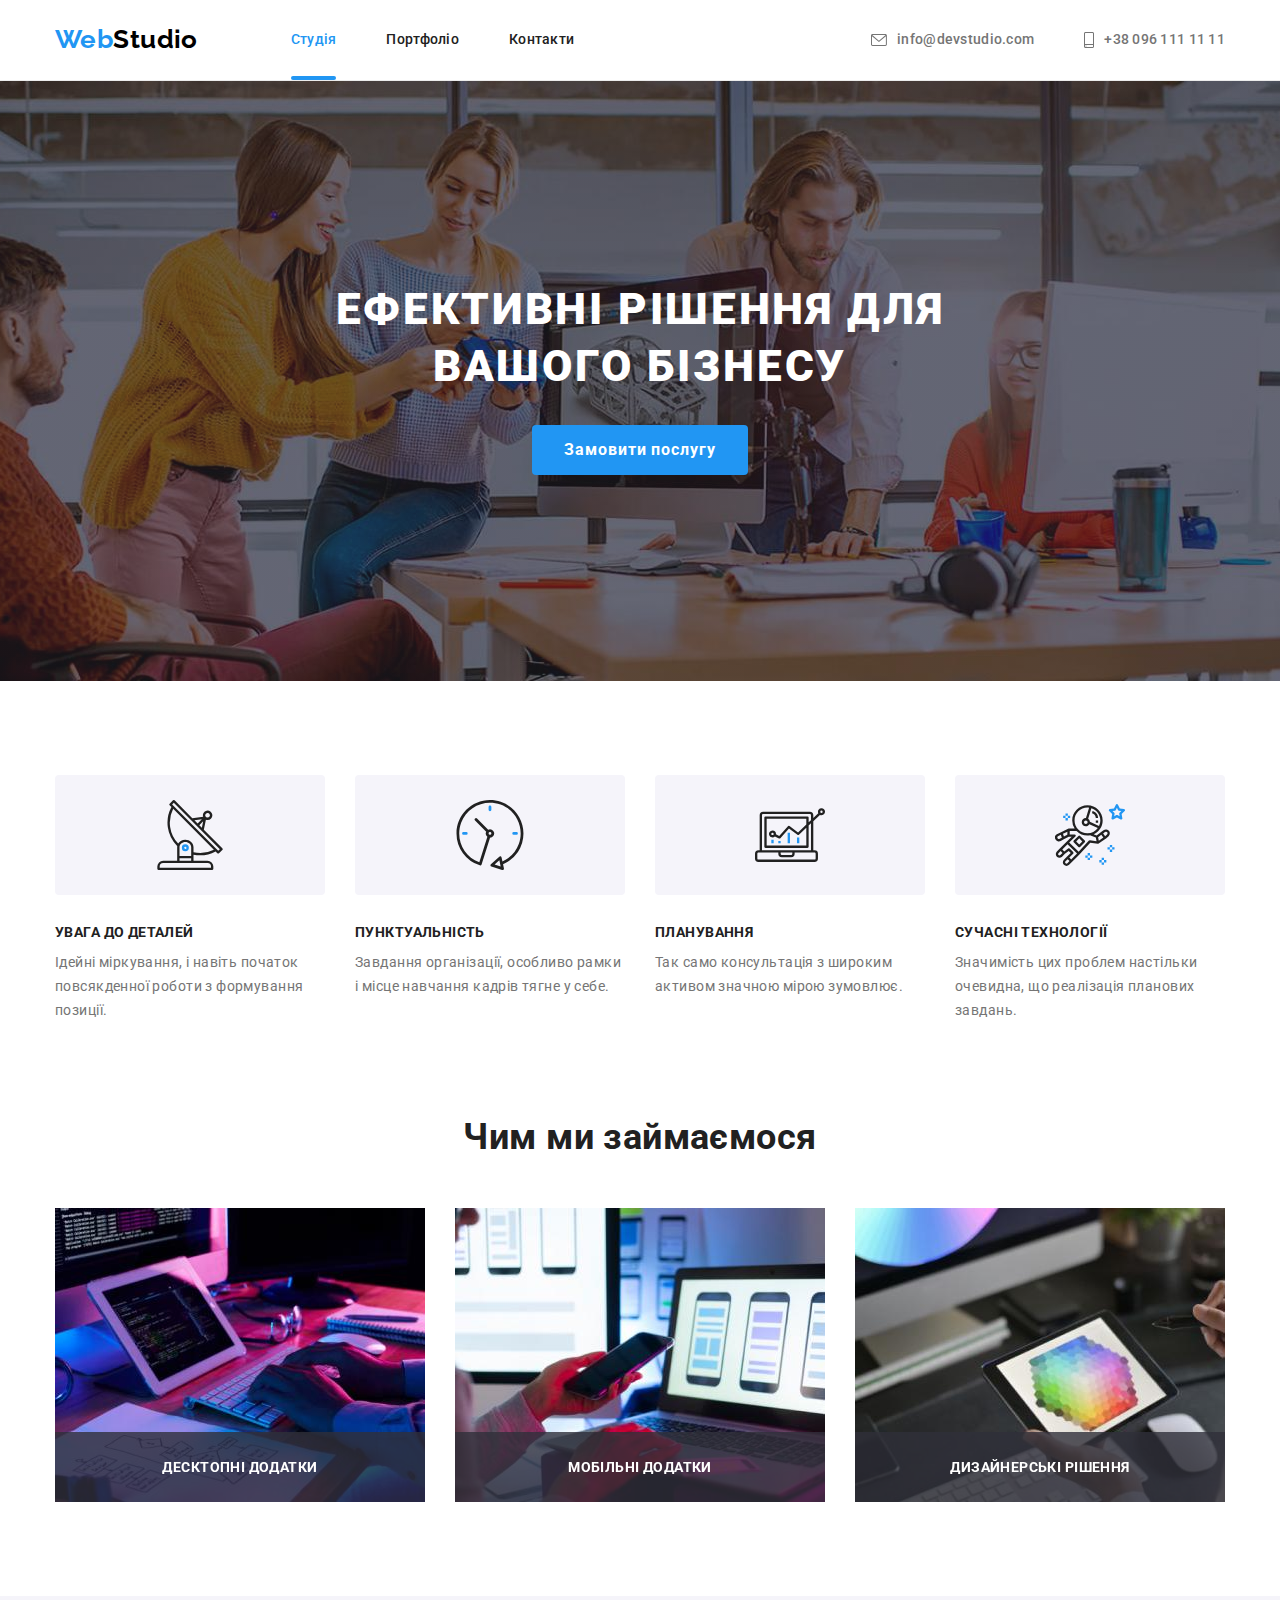
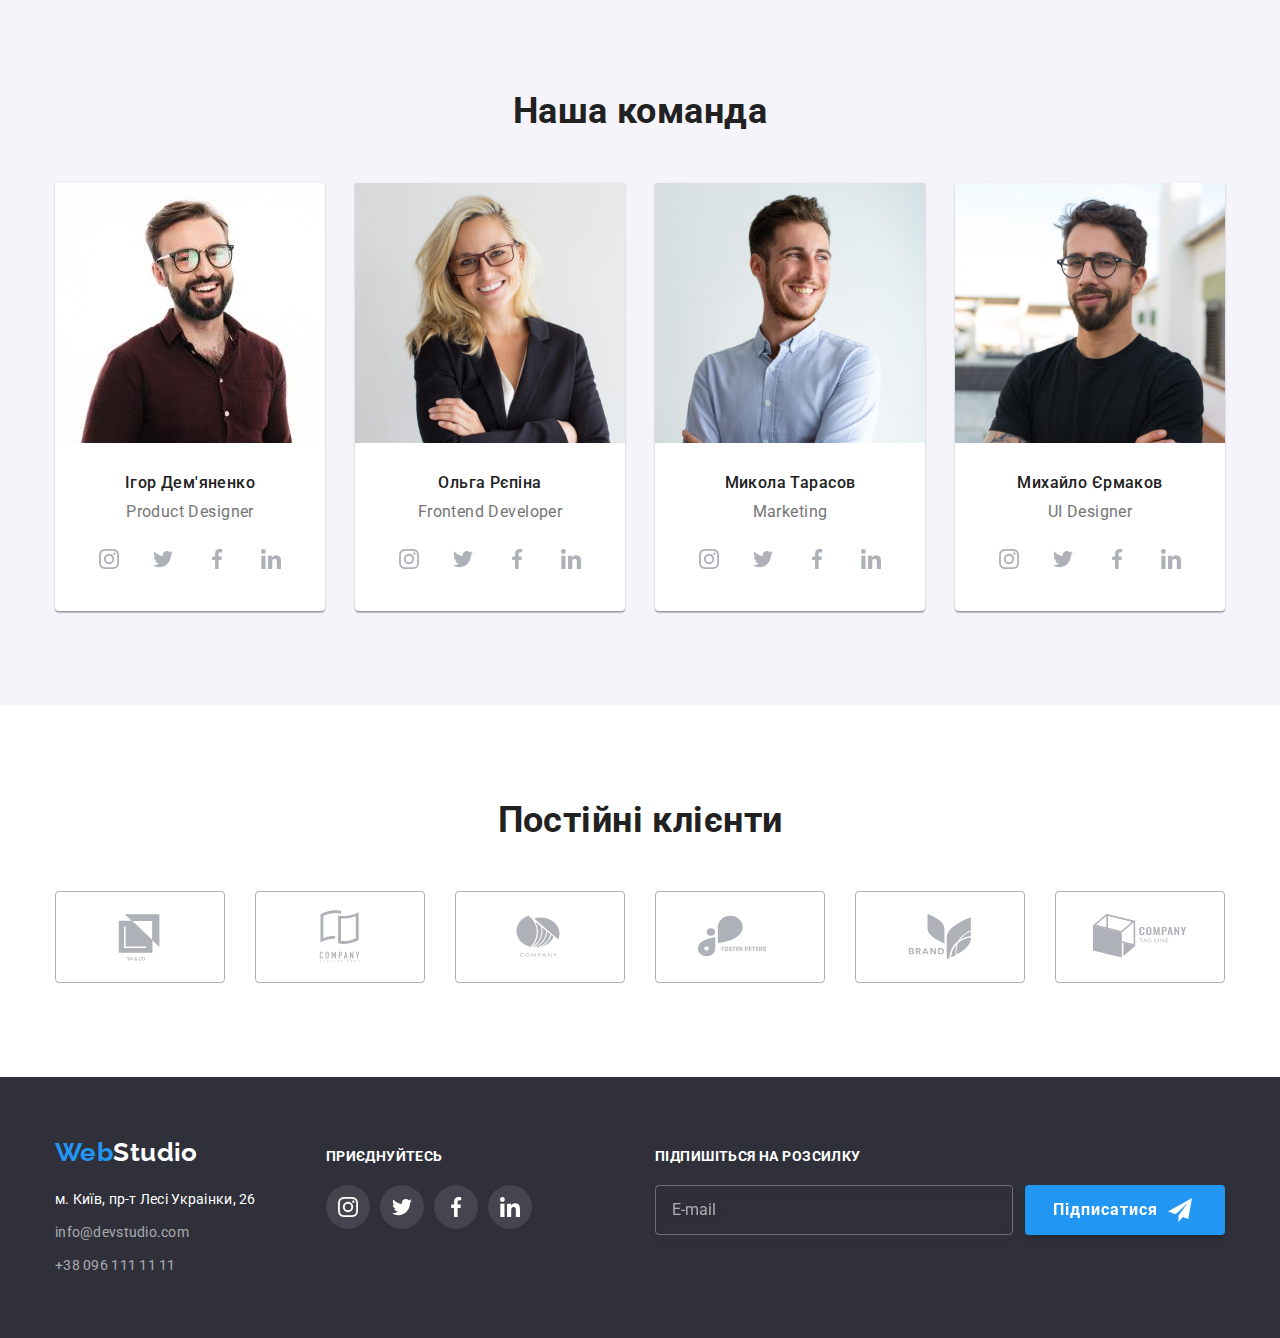
<file: index.html>
<!DOCTYPE html>
<html lang="uk">
  <head>
    <meta charset="UTF-8" />
    <meta http-equiv="X-UA-Compatible" content="IE=edge" />
    <meta name="viewport" content="width=device-width, initial-scale=1.0" />
    <title>WebStudio</title>
    <link rel="preconnect" href="https://fonts.googleapis.com" />
    <link rel="preconnect" href="https://fonts.gstatic.com" crossorigin />
    <link
      href="https://fonts.googleapis.com/css2?family=Raleway:wght@700&family=Roboto:wght@400;500;700;900&display=swap"
      rel="stylesheet"
    />
    <link
      rel="stylesheet"
      href="https://cdnjs.cloudflare.com/ajax/libs/modern-normalize/1.1.0/modern-normalize.min.css"
    />
    <link rel="stylesheet" href="./css/styles.css" />
  </head>
  <body>
    <!-- HEADER -->
    <header class="header">
      <div class="container main-nav">
        <nav class="header-nav">
          <a class="link-logo" href="./index.html"
            >Web<span class="head-logo">Studio</span></a
          >
          <ul class="site-nav list">
            <li class="nav-item">
              <a class="link link-home curent" href="./index.html">Студія</a>
            </li>
            <li class="nav-item">
              <a class="link link-portfolio" href="./portfolio.html"
                >Портфоліо</a
              >
            </li>
            <li class="nav-item">
              <a class="link link-contact" href="#">Контакти</a>
            </li>
          </ul>
        </nav>
        <ul class="contact-list list">
          <li class="contact-item">
            <a
              class="link link-mail"
              href="mailto:info@devstudio.com"
              lang="en"
            >
              <svg class="mail-icon" width="16px" height="12px">
                <use href="./images/icons.svg#icon-envelope"></use>
              </svg>

              info@devstudio.com</a
            >
          </li>
          <li class="contact-item">
            <a class="link link-tel" href="tel:+380961111111">
              <svg class="tel-icon" width="10px" height="16px">
                <use href="./images/icons.svg#icon-smartphone"></use>
              </svg>
              +38 096 111 11 11</a
            >
          </li>
        </ul>
      </div>
    </header>
    <!-- Main -->
    <main>
      <!-- HERO -->
      <section class="hero section">
        <h1 class="hero-text">Ефективні рішення для вашого бізнесу</h1>
        <button data-modal-open type="button" class="btn">
          <span class="btn-text">Замовити послугу</span>
        </button>
        <div class="backdrop is-hidden" data-modal>
          <div class="modal">
            <button data-modal-close type="button" class="btn-modal-close">
              <svg class="icon-close" width="18px" height="18px">
                <use href="./images/icons.svg#icon-Close"></use>
              </svg>
            </button>
            <h2 class="modal-title">Залиште свої дані, ми вам передзвонимо</h2>
            <form class="modal-form">
              <div class="form-field">
                <label for="name" class="form-label">Ім'я</label>
                <input class="form-input" type="text" name="name" id="name" />
                <svg class="icon-input">
                  <use href="./images/icons.svg#icon-person"></use>
                </svg>
              </div>

              <div class="form-field">
                <label for="tel" class="form-label">Телефон</label>
                <input class="form-input" type="tel" name="tel" id="tel" />
                <svg class="icon-input">
                  <use href="./images/icons.svg#icon-phone"></use>
                </svg>
              </div>

              <div class="form-field">
                <label for="mail" class="form-label">Пошта</label>
                <input class="form-input" type="email" name="mail" id="mail" />
                <svg class="icon-input">
                  <use href="./images/icons.svg#icon-email"></use>
                </svg>
              </div>

              <div class="form-field comment">
                <label for="coment" class="form-label">Коментар</label>
                <textarea
                  class="form-input-textarea"
                  name="coment"
                  id="coment"
                  rows="10"
                  placeholder="Введіть текст"
                ></textarea>
              </div>

              <div class="form-field form-consent">
                <label class="form-label">
                  <input
                    class="form-input-chekbox"
                    type="checkbox"
                    name="consent"
                  />
                  <span class="icon-checbox"></span>
                  Погоджуюся з розсилкою та приймаю
                  <a class="conditions" href="#">Умови договору</a></label
                >
              </div>

              <button type="submit" class="btn-submit">Відправити</button>
            </form>
          </div>
        </div>
      </section>
      <!-- FEATURES -->
      <section class="features section">
        <div class="container">
          <h2 class="visually-hidden">Особливості</h2>
          <ul class="list features-list">
            <li class="features-item">
              <div class="thumb">
                <svg class="features-icon" width="70px" height="70px">
                  <use href="./images/icons.svg#icon-antenna"></use>
                </svg>
              </div>
              <h3 class="features-title">УВАГА ДО ДЕТАЛЕЙ</h3>
              <p class="features-text">
                Ідейні міркування, і навіть початок повсякденної роботи з
                формування позиції.
              </p>
            </li>
            <li class="features-item">
              <div class="thumb">
                <svg class="features-icon" width="70px" height="70px">
                  <use href="./images/icons.svg#icon-clock"></use>
                </svg>
              </div>
              <h3 class="features-title">ПУНКТУАЛЬНІСТЬ</h3>
              <p class="features-text">
                Завдання організації, особливо рамки і місце навчання кадрів
                тягне у себе.
              </p>
            </li>
            <li class="features-item">
              <div class="thumb">
                <svg class="features-icon" width="70px" height="70px">
                  <use href="./images/icons.svg#icon-diagram"></use>
                </svg>
              </div>
              <h3 class="features-title">ПЛАНУВАННЯ</h3>
              <p class="features-text">
                Так само консультація з широким активом значною мірою зумовлює.
              </p>
            </li>
            <li class="features-item">
              <div class="thumb">
                <svg class="features-icon" width="70px" height="70px">
                  <use href="./images/icons.svg#icon-astronaut"></use>
                </svg>
              </div>
              <h3 class="features-title">СУЧАСНІ ТЕХНОЛОГІЇ</h3>
              <p class="features-text">
                Значимість цих проблем настільки очевидна, що реалізація
                планових завдань.
              </p>
            </li>
          </ul>
        </div>
      </section>
      <!-- What do we do-->
      <section class="activity">
        <div class="container">
          <h2 class="section-title">Чим ми займаємося</h2>
          <ul class="list activity-list">
            <li class="activity-item">
              <img
                src="./images/pc_img.jpg"
                alt="Людина працює з ПК"
                width="370"
                height="294"
              />
              <div class="activity-title-thumb">
                <h3 class="activity-title">Десктопні додатки</h3>
              </div>
            </li>
            <li class="activity-item">
              <img
                src="./images/lt_img.jpg"
                alt="Людина працює з ноутбуком"
                width="370"
                height="294"
              />
              <div class="activity-title-thumb">
                <h3 class="activity-title">Мобільні додатки</h3>
              </div>
            </li>
            <li class="activity-item">
              <img
                src="./images/pl_img.jpg"
                alt="Людина працює з планшетом"
                width="370"
                height="294"
              />
              <div class="activity-title-thumb">
                <h3 class="activity-title">Дизайнерські рішення</h3>
              </div>
            </li>
          </ul>
        </div>
      </section>

      <!-- OUR TEAM -->
      <section class="team section">
        <div class="container">
          <h2 class="section-title">Наша команда</h2>
          <ul class="list team-list">
            <li class="team-card">
              <img
                class="team-foto"
                src="./images/photo_1.jpg"
                alt="Портрет Ігора Дем'яненко"
                width="270"
                height="260"
              />
              <div class="team-descripton">
                <h3 class="team-name">Ігор Дем'яненко</h3>
                <p class="team-position">Product Designer</p>
                <ul class="social-networks">
                  <li class="social-networks-list">
                    <a
                      class="link link-social-networks"
                      href="#"
                      aria-label="instagram"
                    >
                      <svg
                        class="icon-social-networks"
                        width="20px"
                        height="20px"
                      >
                        <use href="./images/icons.svg#icon-instagram"></use>
                      </svg>
                    </a>
                  </li>
                  <li class="social-networks-list">
                    <a
                      class="link link-social-networks"
                      href="#"
                      aria-label="twitter"
                    >
                      <svg
                        class="icon-social-networks"
                        width="20px"
                        height="20px"
                      >
                        <use href="./images/icons.svg#icon-twitter"></use>
                      </svg>
                    </a>
                  </li>
                  <li class="social-networks-list">
                    <a
                      class="link link-social-networks"
                      href="#"
                      aria-label="facebook"
                    >
                      <svg
                        class="icon-social-networks"
                        width="20px"
                        height="20px"
                      >
                        <use href="./images/icons.svg#icon-facebook"></use>
                      </svg>
                    </a>
                  </li>
                  <li class="social-networks-list">
                    <a
                      class="link link-social-networks"
                      href="#"
                      aria-label="linkedin"
                    >
                      <svg
                        class="icon-social-networks"
                        width="20px"
                        height="20px"
                      >
                        <use href="./images/icons.svg#icon-linkedin"></use>
                      </svg>
                    </a>
                  </li>
                </ul>
              </div>
            </li>
            <li class="team-card">
              <img
                class="team-foto"
                src="./images/photo_2.jpg"
                alt="Портрет Ольги Рєпіної"
                width="270"
                height="260"
              />
              <div class="team-descripton">
                <h3 class="team-name">Ольга Рєпіна</h3>
                <p class="team-position">Frontend Developer</p>
                <ul class="social-networks">
                  <li class="social-networks-list">
                    <a
                      class="link link-social-networks"
                      href="#"
                      aria-label="instagram"
                    >
                      <svg
                        class="icon-social-networks"
                        width="20px"
                        height="20px"
                      >
                        <use href="./images/icons.svg#icon-instagram"></use>
                      </svg>
                    </a>
                  </li>
                  <li class="social-networks-list">
                    <a
                      class="link link-social-networks"
                      href="#"
                      aria-label="twitter"
                    >
                      <svg
                        class="icon-social-networks"
                        width="20px"
                        height="20px"
                      >
                        <use href="./images/icons.svg#icon-twitter"></use>
                      </svg>
                    </a>
                  </li>
                  <li class="social-networks-list">
                    <a
                      class="link link-social-networks"
                      href="#"
                      aria-label="facebook"
                    >
                      <svg
                        class="icon-social-networks"
                        width="20px"
                        height="20px"
                      >
                        <use href="./images/icons.svg#icon-facebook"></use>
                      </svg>
                    </a>
                  </li>
                  <li class="social-networks-list">
                    <a
                      class="link link-social-networks"
                      href="#"
                      aria-label="linkedin"
                    >
                      <svg
                        class="icon-social-networks"
                        width="20px"
                        height="20px"
                      >
                        <use href="./images/icons.svg#icon-linkedin"></use>
                      </svg>
                    </a>
                  </li>
                </ul>
              </div>
            </li>
            <li class="team-card">
              <img
                class="team-foto"
                src="./images/photo_3.jpg"
                alt="Портрет Миколи Тарасова"
                width="270"
                height="260"
              />
              <div class="team-descripton">
                <h3 class="team-name">Микола Тарасов</h3>
                <p class="team-position">Marketing</p>
                <ul class="social-networks">
                  <li class="social-networks-list">
                    <a class="link link-social-networks" href="#">
                      <svg
                        class="icon-social-networks"
                        width="20px"
                        height="20px"
                      >
                        <use href="./images/icons.svg#icon-instagram"></use>
                      </svg>
                    </a>
                  </li>
                  <li class="social-networks-list">
                    <a
                      class="link link-social-networks"
                      href="#"
                      aria-label="twitter"
                    >
                      <svg
                        class="icon-social-networks"
                        width="20px"
                        height="20px"
                      >
                        <use href="./images/icons.svg#icon-twitter"></use>
                      </svg>
                    </a>
                  </li>
                  <li class="social-networks-list">
                    <a
                      class="link link-social-networks"
                      href="#"
                      aria-label="facebook"
                    >
                      <svg
                        class="icon-social-networks"
                        width="20px"
                        height="20px"
                      >
                        <use href="./images/icons.svg#icon-facebook"></use>
                      </svg>
                    </a>
                  </li>
                  <li class="social-networks-list">
                    <a
                      class="link link-social-networks"
                      href="#"
                      aria-label="linkedin"
                    >
                      <svg
                        class="icon-social-networks"
                        width="20px"
                        height="20px"
                      >
                        <use href="./images/icons.svg#icon-linkedin"></use>
                      </svg>
                    </a>
                  </li>
                </ul>
              </div>
            </li>
            <li class="team-card">
              <img
                class="team-foto"
                src="./images/photo_4.jpg"
                alt="Портрет Михайла Єрмакова"
                width="270"
                height="260"
              />
              <div class="team-descripton">
                <h3 class="team-name">Михайло Єрмаков</h3>
                <p class="team-position">UI Designer</p>
                <ul class="social-networks">
                  <li class="social-networks-list">
                    <a
                      class="link link-social-networks"
                      href="#"
                      aria-label="instagram"
                    >
                      <svg
                        class="icon-social-networks"
                        width="20px"
                        height="20px"
                      >
                        <use href="./images/icons.svg#icon-instagram"></use>
                      </svg>
                    </a>
                  </li>
                  <li class="social-networks-list">
                    <a
                      class="link link-social-networks"
                      href="#"
                      aria-label="twitter"
                    >
                      <svg
                        class="icon-social-networks"
                        width="20px"
                        height="20px"
                      >
                        <use href="./images/icons.svg#icon-twitter"></use>
                      </svg>
                    </a>
                  </li>
                  <li class="social-networks-list">
                    <a
                      class="link link-social-networks"
                      href="#"
                      aria-label="facebook"
                    >
                      <svg
                        class="icon-social-networks"
                        width="20px"
                        height="20px"
                      >
                        <use href="./images/icons.svg#icon-facebook"></use>
                      </svg>
                    </a>
                  </li>
                  <li class="social-networks-list">
                    <a
                      class="link link-social-networks"
                      href="#"
                      aria-label="linkedin"
                    >
                      <svg
                        class="icon-social-networks"
                        width="20px"
                        height="20px"
                      >
                        <use href="./images/icons.svg#icon-linkedin"></use>
                      </svg>
                    </a>
                  </li>
                </ul>
              </div>
            </li>
          </ul>
        </div>
      </section>
      <!-- Regular customers -->
      <section class="customers section">
        <div class="container">
          <h2 class="section-title">Постійні клієнти</h2>
          <ul class="list customers-list">
            <li class="klient">
              <a href="#" class="klient-link">
                <svg class="klient-icon" width="106px" height="60px">
                  <use href="./images/icons.svg#icon-Klient_1_Logo"></use>
                </svg>
              </a>
            </li>
            <li class="klient">
              <a href="#" class="klient-link">
                <svg class="klient-icon" width="106px" height="60px">
                  <use href="./images/icons.svg#icon-Klient_2_Logo"></use>
                </svg>
              </a>
            </li>
            <li class="klient">
              <a href="#" class="klient-link">
                <svg class="klient-icon" width="106px" height="60px">
                  <use href="./images/icons.svg#icon-Klient_3_Logo"></use>
                </svg>
              </a>
            </li>
            <li class="klient">
              <a href="#" class="klient-link">
                <svg class="klient-icon" width="106px" height="60px">
                  <use href="./images/icons.svg#icon-Klient_4_Logo"></use>
                </svg>
              </a>
            </li>
            <li class="klient">
              <a href="#" class="klient-link">
                <svg class="klient-icon" width="106px" height="60px">
                  <use href="./images/icons.svg#icon-Klient_5_Logo"></use>
                </svg>
              </a>
            </li>
            <li class="klient">
              <a href="#" class="klient-link">
                <svg class="klient-icon" width="106px" height="60px">
                  <use href="./images/icons.svg#icon-Klient_6_Logo"></use>
                </svg>
              </a>
            </li>
          </ul>
        </div>
      </section>
    </main>
    <!-- FOOTER -->
    <footer class="footer">
      <div class="container footer-container">
        <div class="contacts">
          <a class="link-logo" href="./index.html"
            >Web<span class="foot-logo">Studio</span></a
          >
          <address class="adress">
            <ul class="list footer-adress">
              <li class="footer-list-item">
                <a
                  class="link link-adress"
                  href="https://goo.gl/maps/CPtrU1FHBa2aNyZL9"
                  target="_blank"
                  rel="noopener noreferrer nofollow"
                  >м. Київ, пр-т Лесі Украінки, 26</a
                >
              </li>
              <li class="footer-list-item">
                <a
                  class="link footer-link-mail"
                  href="mailto:info@devstudio.com"
                  lang="en"
                  >info@devstudio.com</a
                >
              </li>
              <li class="footer-list-item">
                <a class="link footer-link-tel" href="tel:+380961111111"
                  >+38 096 111 11 11</a
                >
              </li>
            </ul>
          </address>
        </div>
        <div class="social">
          <h2 class="section-title">ПРИЄДНУЙТЕСЬ</h2>
          <ul class="social-networks">
            <li class="social-networks-item">
              <a
                class="link link-social-networks"
                href="#"
                aria-label="instagram"
              >
                <svg class="icon-social-networks" width="20px" height="20px">
                  <use href="./images/icons.svg#icon-instagram"></use>
                </svg>
              </a>
            </li>
            <li class="social-networks-item">
              <a
                class="link link-social-networks"
                href="#"
                aria-label="twitter"
              >
                <svg class="icon-social-networks" width="20px" height="20px">
                  <use href="./images/icons.svg#icon-twitter"></use>
                </svg>
              </a>
            </li>
            <li class="social-networks-item">
              <a
                class="link link-social-networks"
                href="#"
                aria-label="facebook"
              >
                <svg class="icon-social-networks" width="20px" height="20px">
                  <use href="./images/icons.svg#icon-facebook"></use>
                </svg>
              </a>
            </li>
            <li class="social-networks-item">
              <a
                class="link link-social-networks"
                href="#"
                aria-label="linkedin"
              >
                <svg class="icon-social-networks" width="20px" height="20px">
                  <use href="./images/icons.svg#icon-linkedin"></use>
                </svg>
              </a>
            </li>
          </ul>
        </div>
        <div class="foter-form">
          <h2 class="section-title">Підпишіться на розсилку</h2>
          <form class="Subscr-form">
            <div class="foter-form-field">
              <input
                class="foter-form-input"
                type="email"
                name="mail"
                placeholder="E-mail"
              />
            </div>
            <button type="submit" class="btn-Subscr">Підписатися</button>
          </form>
        </div>
      </div>
    </footer>
    <script src="./js/modal.js"></script>
  </body>
</html>
</file>
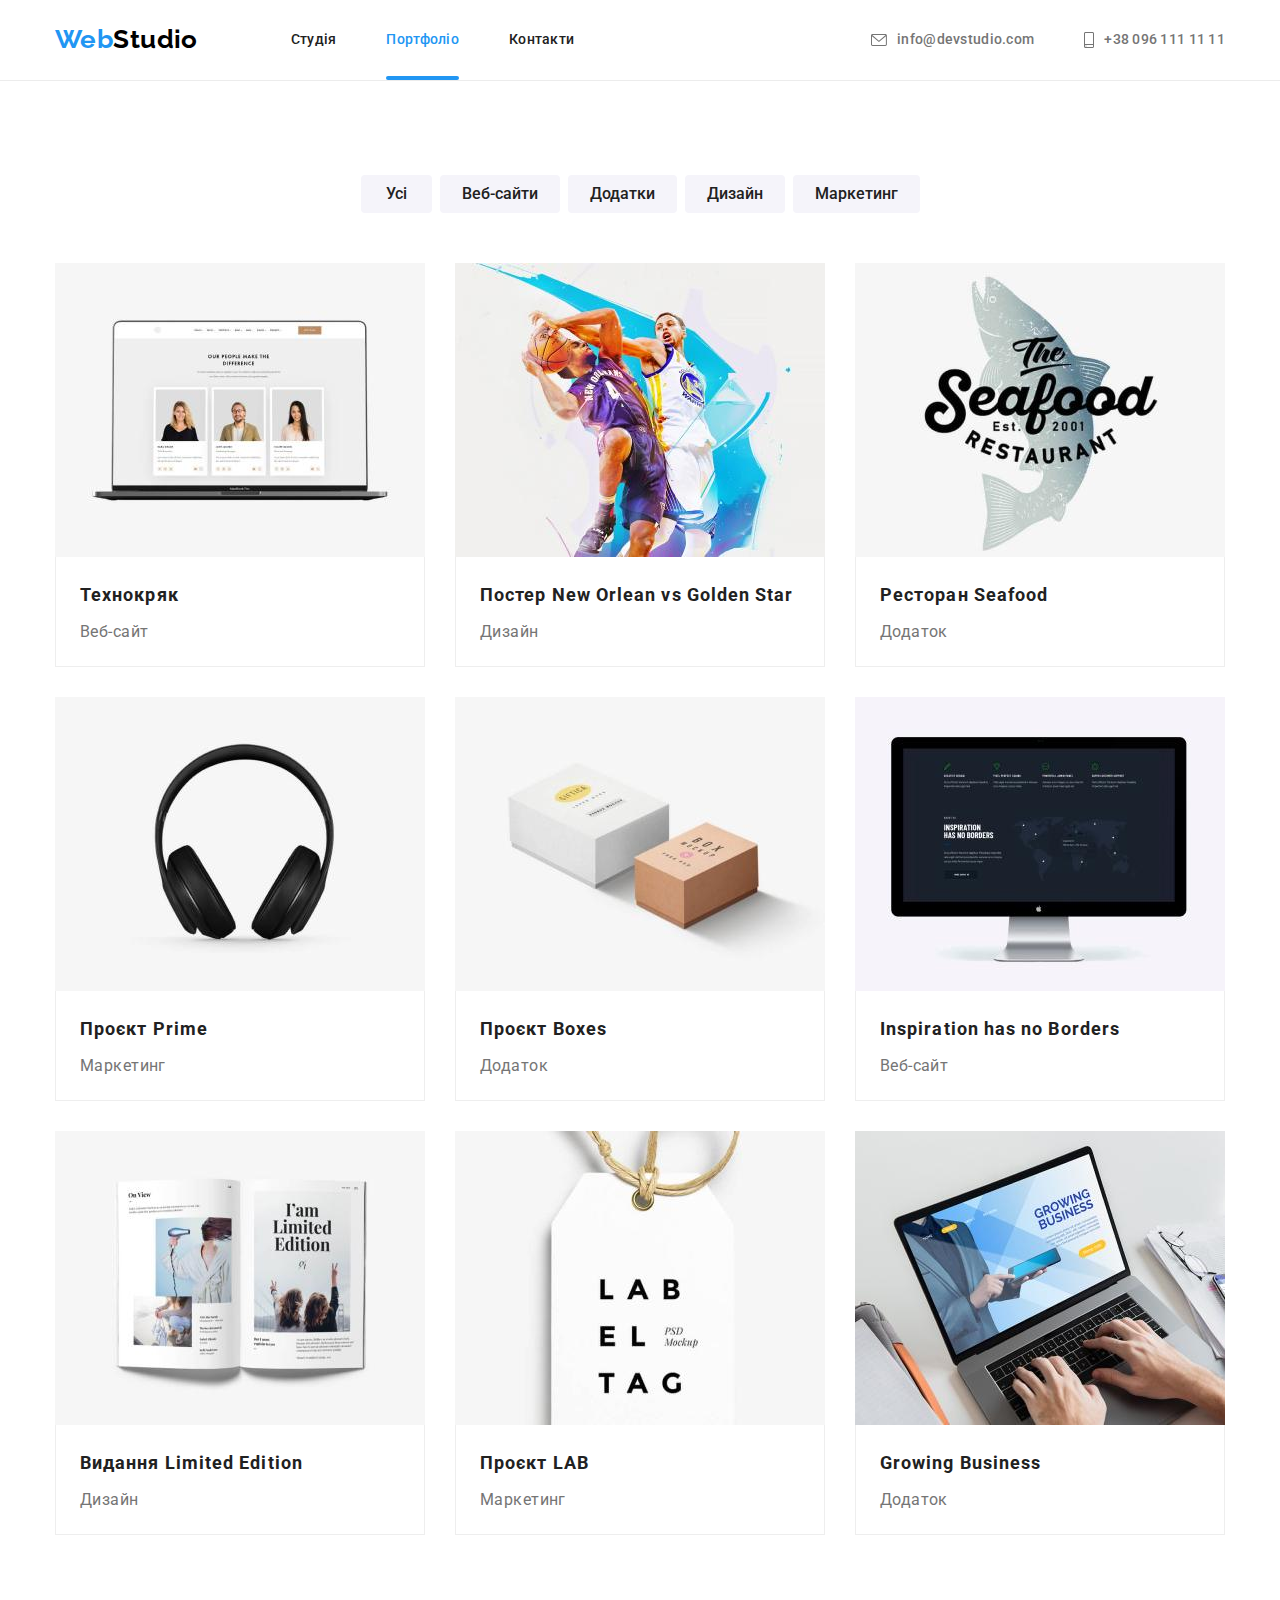
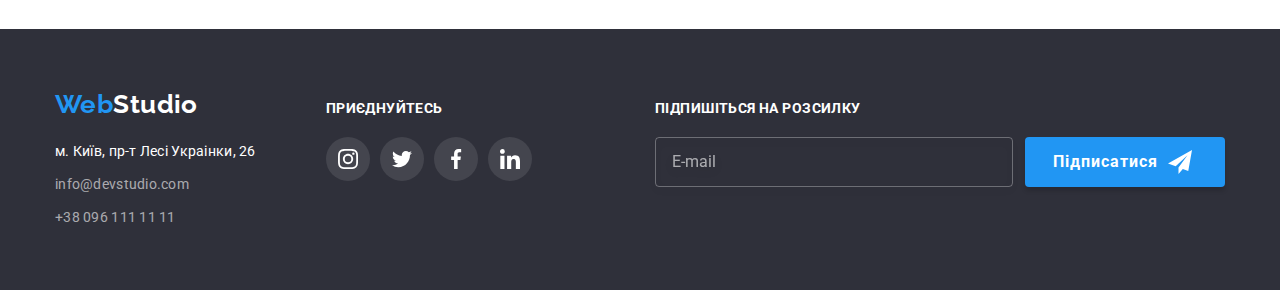
<file: portfolio.html>
<!DOCTYPE html>
<html lang="uk">
  <head>
    <meta charset="UTF-8" />
    <meta http-equiv="X-UA-Compatible" content="IE=edge" />
    <meta name="viewport" content="width=device-width, initial-scale=1.0" />
    <title>WebStudio_portfolio</title>
    <link rel="preconnect" href="https://fonts.googleapis.com" />
    <link rel="preconnect" href="https://fonts.gstatic.com" crossorigin />
    <link
      href="https://fonts.googleapis.com/css2?family=Raleway:wght@700&family=Roboto:wght@400;500;700;900&display=swap"
      rel="stylesheet"
    />
    <link
      rel="stylesheet"
      href="https://cdnjs.cloudflare.com/ajax/libs/modern-normalize/1.1.0/modern-normalize.min.css"
    />
    <link rel="stylesheet" href="./css/styles.css" />
  </head>
  <body>
    <!-- HEADER -->
    <header class="header">
      <div class="container main-nav">
        <nav class="header-nav">
          <a class="link-logo" href="./index.html"
            >Web<span class="head-logo">Studio</span></a
          >
          <ul class="site-nav list">
            <li class="nav-item">
              <a class="link link-home" href="./index.html">Студія</a>
            </li>
            <li class="nav-item">
              <a class="link link-portfolio curent" href="./portfolio.html"
                >Портфоліо</a
              >
            </li>
            <li class="nav-item">
              <a class="link link-contact" href="#">Контакти</a>
            </li>
          </ul>
        </nav>
        <ul class="contact-list list">
          <li class="contact-item">
            <a
              class="link link-mail"
              href="mailto:info@devstudio.com"
              lang="en"
            >
              <svg class="mail-icon" width="16px" height="12px">
                <use href="./images/icons.svg#icon-envelope"></use>
              </svg>

              info@devstudio.com</a
            >
          </li>
          <li class="contact-item">
            <a class="link link-tel" href="tel:+380961111111">
              <svg class="tel-icon" width="10px" height="16px">
                <use href="./images/icons.svg#icon-smartphone"></use>
              </svg>
              +38 096 111 11 11</a
            >
          </li>
        </ul>
      </div>
    </header>
    <!-- Main -->
    <main>
      <!-- PORFOLIO -->
      <section class="portfolio section">
        <div class="container">
          <h1 class="visually-hidden">Portfolio</h1>
          <ul class="list btn-list">
            <li class="btn-item">
              <button class="all" type="button">Усі</button>
            </li>
            <li class="btn-item">
              <button class="web" type="button">Веб-сайти</button>
            </li>
            <li class="btn-item">
              <button class="app" type="button">Додатки</button>
            </li>
            <li class="btn-item">
              <button class="design" type="button">Дизайн</button>
            </li>
            <li class="btn-item">
              <button class="marketing" type="button">Маркетинг</button>
            </li>
          </ul>
          <ul class="list worklist">
            <li class="portfolio-list">
              <a class="portfolio-link" href="#">
                <div class="project-thumb">
                  <img
                    class="portfolio-banner"
                    src="./images/technohrjak.jpg"
                    alt="Відкритий ноутбук"
                    width="370"
                    height="294"
                  />
                  <div class="portfolio-overlay">
                    <p class="project-description">
                      Ресурс пропонує комплексні пропозиції з різним рівнем
                      функціоналу та сервісів. Все це дозволить відвідувачу
                      отримати вичерпні відомості про компанію чи приватну
                      особу.
                    </p>
                  </div>
                </div>
                <div class="portfolio-description">
                  <h2 class="portfolio-list-title">Технокряк</h2>
                  <p class="portfolio-list-text">Веб-сайт</p>
                </div>
              </a>
            </li>
            <li class="portfolio-list">
              <a class="portfolio-link" href="#">
                <div class="project-thumb">
                  <img
                    class="portfolio-banner"
                    src="./images/poster.jpg"
                    alt="Постер з баскетболістами"
                    width="370"
                    height="294"
                  />
                  <div class="portfolio-overlay">
                    <p class="project-description">
                      Lorem ipsum dolor sit amet consectetur adipisicing elit.
                      Eum tempora molestiae nostrum. Quia quo quae iste
                      aspernatur exercitationem. Incidunt qui tempora
                      architecto! Cum nihil quis impedit eum molestias, laborum
                      provident.
                    </p>
                  </div>
                </div>
                <div class="portfolio-description">
                  <h2 class="portfolio-list-title">
                    Постер New Orlean vs Golden Star
                  </h2>
                  <p class="portfolio-list-text">Дизайн</p>
                </div>
              </a>
            </li>
            <li class="portfolio-list">
              <a class="portfolio-link" href="#">
                <div class="project-thumb">
                  <img
                    class="portfolio-banner"
                    src="./images/seafood.jpg"
                    alt="Реклама ресторану Seafood"
                    width="370"
                    height="294"
                  />
                  <div class="portfolio-overlay">
                    <p class="project-description">
                      Lorem ipsum dolor sit amet consectetur adipisicing elit.
                      Eum tempora molestiae nostrum. Quia quo quae iste
                      aspernatur exercitationem. Incidunt qui tempora
                      architecto! Cum nihil quis impedit eum molestias, laborum
                      provident.
                    </p>
                  </div>
                </div>
                <div class="portfolio-description">
                  <h2 class="portfolio-list-title">Ресторан Seafood</h2>
                  <p class="portfolio-list-text">Додаток</p>
                </div></a
              >
            </li>
            <li class="portfolio-list">
              <a class="portfolio-link" href="#"
                ><div class="project-thumb">
                  <img
                    class="portfolio-banner"
                    src="./images/headphone.jpg"
                    alt="Чорні навушники"
                    width="370"
                    height="294"
                  />
                  <div class="portfolio-overlay">
                    <p class="project-description">
                      Lorem ipsum dolor sit amet consectetur adipisicing elit.
                      Eum tempora molestiae nostrum. Quia quo quae iste
                      aspernatur exercitationem. Incidunt qui tempora
                      architecto! Cum nihil quis impedit eum molestias, laborum
                      provident.
                    </p>
                  </div>
                </div>
                <div class="portfolio-description">
                  <h2 class="portfolio-list-title">Проєкт Prime</h2>
                  <p class="portfolio-list-text">Маркетинг</p>
                </div></a
              >
            </li>
            <li class="portfolio-list">
              <a class="portfolio-link" href="#"
                ><div class="project-thumb">
                  <img
                    class="portfolio-banner"
                    src="./images/boxes.jpg"
                    alt="Дві коробки"
                    width="370"
                    height="294"
                  />
                  <div class="portfolio-overlay">
                    <p class="project-description">
                      Lorem ipsum dolor sit amet consectetur adipisicing elit.
                      Eum tempora molestiae nostrum. Quia quo quae iste
                      aspernatur exercitationem. Incidunt qui tempora
                      architecto! Cum nihil quis impedit eum molestias, laborum
                      provident.
                    </p>
                  </div>
                </div>
                <div class="portfolio-description">
                  <h2 class="portfolio-list-title">Проєкт Boxes</h2>
                  <p class="portfolio-list-text">Додаток</p>
                </div></a
              >
            </li>
            <li class="portfolio-list">
              <a class="portfolio-link" href="#"
                ><div class="project-thumb">
                  <img
                    class="portfolio-banner"
                    src="./images/monitor.jpg"
                    alt="Монітор з зображенням сайту"
                    width="370"
                    height="294"
                  />
                  <div class="portfolio-overlay">
                    <p class="project-description">
                      Lorem ipsum dolor sit amet consectetur adipisicing elit.
                      Eum tempora molestiae nostrum. Quia quo quae iste
                      aspernatur exercitationem. Incidunt qui tempora
                      architecto! Cum nihil quis impedit eum molestias, laborum
                      provident.
                    </p>
                  </div>
                </div>
                <div class="portfolio-description">
                  <h2 class="portfolio-list-title">
                    Inspiration has no Borders
                  </h2>
                  <p class="portfolio-list-text">Веб-сайт</p>
                </div></a
              >
            </li>
            <li class="portfolio-list">
              <a class="portfolio-link" href="#"
                ><div class="project-thumb">
                  <img
                    class="portfolio-banner"
                    src="./images/book.jpg"
                    alt="Відкрита книга"
                    width="370"
                    height="294"
                  />
                  <div class="portfolio-overlay">
                    <p class="project-description">
                      Lorem ipsum dolor sit amet consectetur adipisicing elit.
                      Eum tempora molestiae nostrum. Quia quo quae iste
                      aspernatur exercitationem. Incidunt qui tempora
                      architecto! Cum nihil quis impedit eum molestias, laborum
                      provident.
                    </p>
                  </div>
                </div>
                <div class="portfolio-description">
                  <h2 class="portfolio-list-title">Видання Limited Edition</h2>
                  <p class="portfolio-list-text">Дизайн</p>
                </div></a
              >
            </li>
            <li class="portfolio-list">
              <a class="portfolio-link" href="#"
                ><div class="project-thumb">
                  <img
                    class="portfolio-banner"
                    src="./images/lab.jpg"
                    alt="Етикетка з написом Lab El Tag"
                    width="370"
                    height="294"
                  />
                  <div class="portfolio-overlay">
                    <p class="project-description">
                      Lorem ipsum dolor sit amet consectetur adipisicing elit.
                      Eum tempora molestiae nostrum. Quia quo quae iste
                      aspernatur exercitationem. Incidunt qui tempora
                      architecto! Cum nihil quis impedit eum molestias, laborum
                      provident.
                    </p>
                  </div>
                </div>
                <div class="portfolio-description">
                  <h2 class="portfolio-list-title">Проєкт LAB</h2>
                  <p class="portfolio-list-text">Маркетинг</p>
                </div></a
              >
            </li>
            <li class="portfolio-list">
              <a class="portfolio-link" href="#"
                ><div class="project-thumb">
                  <img
                    class="portfolio-banner"
                    src="./images/growing_business.jpg"
                    alt="Людина працює за ноутбуком"
                    width="370"
                    height="294"
                  />
                  <div class="portfolio-overlay">
                    <p class="project-description">
                      Lorem ipsum dolor sit amet consectetur adipisicing elit.
                      Eum tempora molestiae nostrum. Quia quo quae iste
                      aspernatur exercitationem. Incidunt qui tempora
                      architecto! Cum nihil quis impedit eum molestias, laborum
                      provident.
                    </p>
                  </div>
                </div>
                <div class="portfolio-description">
                  <h2 class="portfolio-list-title">Growing Business</h2>
                  <p class="portfolio-list-text">Додаток</p>
                </div></a
              >
            </li>
          </ul>
        </div>
      </section>
    </main>
    <!-- FOOTER -->
    <footer class="footer">
      <div class="container footer-container">
        <div class="contacts">
          <a class="link-logo" href="./index.html"
            >Web<span class="foot-logo">Studio</span></a
          >
          <address class="adress">
            <ul class="list footer-adress">
              <li class="footer-list-item">
                <a
                  class="link link-adress"
                  href="https://goo.gl/maps/CPtrU1FHBa2aNyZL9"
                  target="_blank"
                  rel="noopener noreferrer nofollow"
                  >м. Київ, пр-т Лесі Украінки, 26</a
                >
              </li>
              <li class="footer-list-item">
                <a
                  class="link footer-link-mail"
                  href="mailto:info@devstudio.com"
                  lang="en"
                  >info@devstudio.com</a
                >
              </li>
              <li class="footer-list-item">
                <a class="link footer-link-tel" href="tel:+380961111111"
                  >+38 096 111 11 11</a
                >
              </li>
            </ul>
          </address>
        </div>
        <div class="social">
          <h2 class="section-title">ПРИЄДНУЙТЕСЬ</h2>
          <ul class="social-networks">
            <li class="social-networks-item">
              <a class="link link-social-networks" href="#">
                <svg class="icon-social-networks" width="20px" height="20px">
                  <use href="./images/icons.svg#icon-instagram"></use>
                </svg>
              </a>
            </li>
            <li class="social-networks-item">
              <a
                class="link link-social-networks"
                href="#"
                aria-label="twitter"
              >
                <svg class="icon-social-networks" width="20px" height="20px">
                  <use href="./images/icons.svg#icon-twitter"></use>
                </svg>
              </a>
            </li>
            <li class="social-networks-item">
              <a
                class="link link-social-networks"
                href="#"
                aria-label="facebook"
              >
                <svg class="icon-social-networks" width="20px" height="20px">
                  <use href="./images/icons.svg#icon-facebook"></use>
                </svg>
              </a>
            </li>
            <li class="social-networks-item">
              <a
                class="link link-social-networks"
                href="#"
                aria-label="linkedin"
              >
                <svg class="icon-social-networks" width="20px" height="20px">
                  <use href="./images/icons.svg#icon-linkedin"></use>
                </svg>
              </a>
            </li>
          </ul>
        </div>
        <div class="foter-form">
          <h2 class="section-title">Підпишіться на розсилку</h2>
          <form class="Subscr-form">
            <div class="foter-form-field">
              <input
                class="foter-form-input"
                type="email"
                name="mail"
                placeholder="E-mail"
              />
            </div>
            <button type="submit" class="btn-Subscr">Підписатися</button>
          </form>
        </div>
      </div>
    </footer>
  </body>
</html>
</file>
<file: css/styles.css>
/* Color blue #2196F3
color black#000000

Color H #212121
Color P #757575;
Background color #2F303A;
main background color #F5F5F5;
alt background color #F5F4FA;
header background color #FFFFFF;

*/
html {
  box-sizing: border-box;
}

*,
*::after,
*::before {
  box-sizing: inherit;
}

:root {
  --primary-white-color: #ffffff;
  --primary-background-color: #f5f5f5;
  --alt-background-color: #f5f4fa;
  --dark-background-color: #2f303a;
  --alt-dark-background-color: #c4c4c4;
  --primary-black-color: #000000;
  --accent-color: #2196f3;
  --title-text-color: #212121;
  --text-color: #757575;
  --social-network-color: #afb1b8;
  --card-gap: 30px;
  --timing-function: cubic-bezier(0.4, 0, 0.2, 1);
  --time-animation: 250ms;
}

body {
  background-color: var(--primary-white-color);
  color: var(--title-text-color);
  font-family: Roboto, sans-serif;
  font-size: 14px;
  letter-spacing: 0.03em;
}

.list {
  margin: 0;
  padding: 0;
  list-style: none;
}

.visually-hidden {
  position: absolute;
  width: 1px;
  height: 1px;
  margin: -1px;
  border: 0;
  padding: 0;

  white-space: nowrap;
  clip-path: inset(100%);
  clip: rect(0 0 0 0);
  overflow: hidden;
}

h1,
h2,
h3,
h4,
h5,
h6,
p,
a {
  margin-top: 0;
  margin-bottom: 0;
}

img {
  display: block;
  max-width: 100%;
}

.section {
  padding-top: 94px;
  padding-bottom: 94px;
}

/* HEADER */

.header {
  background-color: var(--primary-white-color);
  border-bottom: 1px solid #ececec;
}

.container {
  margin-left: auto;
  margin-right: auto;
  width: 1200px;
  padding-left: 15px;
  padding-right: 15px;
}

.main-nav,
.header-nav {
  display: flex;
  align-items: center;
}

.site-nav {
  margin-left: 93px;
}

.site-nav,
.contact-list {
  display: flex;
}

.contact-list {
  margin-left: auto;
}

.contact-list .contact-item + .contact-item,
.site-nav .nav-item + .nav-item {
  margin-left: 50px;
}

.site-nav .link,
.contact-list .link {
  display: flex;
  padding-top: 32px;
  padding-bottom: 32px;
}

.link {
  font-weight: 500;
  font-size: 14px;
  line-height: 1.14;
  letter-spacing: 0.02em;
  color: var(--title-text-color);
  text-decoration: none;
  transition: color var(--time-animation) var(--timing-function);
}

.mail-icon,
.tel-icon {
  display: inline-flex;
  margin-right: 10px;
  fill: currentColor;
  background-size: contain;
  align-items: center;
  transition: fill var(--time-animation) var(--timing-function);
}

.mail-icon:hover,
.mail-icon:focus {
  fill: var(--accent-color);
}

.tel-icon:hover,
.tel-icon:focus {
  fill: currentColor;
}

.link-mail,
.link-tel {
  display: flex;
  color: var(--text-color);
  align-items: center;
}

.link-home:hover,
.link-home:focus {
  color: var(--accent-color);
}

.link-portfolio:hover,
.link-portfolio:focus {
  color: var(--accent-color);
}

.link-contact:hover,
.link-contact:focus {
  color: var(--accent-color);
}

.link-mail:hover,
.link-mail:focus {
  color: var(--accent-color);
}

.link-tel:hover,
.link-tel:focus {
  color: var(--accent-color);
}

.link-logo {
  display: block;
  font-family: 'Raleway', sans-serif;
  font-weight: 700;
  font-size: 26px;
  line-height: 1.2;
  color: var(--accent-color);
  text-decoration: none;
}

.head-logo {
  color: var(--primary-black-color);
}

.link-home.curent,
.link-portfolio.curent {
  display: block;
  position: relative;
  color: var(--accent-color);
}

.link-home.curent::after,
.link-portfolio.curent::after {
  content: '';
  display: block;
  position: absolute;
  left: 0;
  bottom: 0;
  width: 100%;
  height: 4px;
  background-color: var(--accent-color);
  border-radius: 2px;
}

.contact-item {
  display: flex;
  justify-content: center;
  align-items: center;
}

/* HERO */

.hero {
  max-width: 1600px;
  height: 600px;
  text-align: center;
  background-color: var(--alt-dark-background-color);
  background-image: linear-gradient(
      to right,
      rgba(47, 48, 58, 0.4),
      rgba(47, 48, 58, 0.4)
    ),
    url('../images/bg_img.jpg');
  background-repeat: no-repeat;
  background-position: center;
  margin-left: auto;
  margin-right: auto;
  padding-top: 200px;
  padding-bottom: 200px;
}

.hero-text {
  max-width: 700px;
  margin-top: 0;
  margin-bottom: 30px;
  margin-left: auto;
  margin-right: auto;
  font-weight: 900;
  font-size: 44px;
  line-height: 1.3;
  letter-spacing: 0.06em;
  text-transform: uppercase;
  color: #ffffff;
  text-align: center;
}

.btn {
  width: 216px;
  height: 50px;
  left: 692px;
  top: 430px;
  background-color: var(--accent-color);
  box-shadow: none;
  border: none;
  border-radius: 4px;
  cursor: pointer;
  transition: background-color var(--time-animation) var(--timing-function),
    box-shadow var(--time-animation) var(--timing-function);
}

.btn:hover,
.btn:focus {
  background-color: #188ce8;
  box-shadow: 0px 4px 4px rgba(0, 0, 0, 0.15);
}

.btn-text {
  font-family: inherit;
  font-weight: 700;
  font-size: 16px;
  line-height: 1.88;
  letter-spacing: 0.06em;
  color: var(--primary-white-color);
}

.backdrop {
  position: fixed;
  top: 0;
  left: 0;
  width: 100%;
  height: 100%;
  background-color: rgba(0, 0, 0, 0.2);

  opacity: 1;
  transition: opacity var(--time-animation) var(--timing-function);
}

.backdrop.is-hidden {
  visibility: inherit;
  opacity: 0;
  pointer-events: none;
}

.backdrop.is-hidden .modal {
  transform: translate(-50%, -50%) scale(1.1);
}

.modal {
  position: absolute;
  top: 50%;
  left: 50%;
  padding: 40px;
  width: 528px;
  background-color: var(--primary-white-color);
  box-shadow: 0px 1px 3px rgba(0, 0, 0, 0.12), 0px 1px 1px rgba(0, 0, 0, 0.14),
    0px 2px 1px rgba(0, 0, 0, 0.2);
  border-radius: 4px;

  transform: translate(-50%, -50%) scale(1);
  transition: transform var(--time-animation) var(--timing-function);
}

.btn-modal-close {
  display: block;
  position: absolute;
  top: 8px;
  right: 8px;
  padding: 0;
  width: 30px;
  height: 30px;
  background-color: inherit;
  background-size: contain;
  background-position: center;
  background-repeat: no-repeat;
  border: 1px solid rgba(0, 0, 0, 0.1);
  border-radius: 50%;
}

.icon-close {
  display: block;
  position: absolute;
  background-color: inherit;
  fill: currentColor;
  transform: translate(28%, -50%);
  transition: fill var(--time-animation) var(--timing-function);
}

.btn-modal-close:hover,
.btn-modal-close:focus {
  cursor: pointer;
}

.btn-modal-close:hover .icon-close,
.btn-modal-close:focus .icon-close {
  fill: #2196f3;
}

.modal-title {
  font-size: 20px;
  line-height: 1.18;
  margin-bottom: 12px;
}

.form-field {
  position: relative;
  display: flex;
  flex-direction: column;
  text-align: left;
  margin-bottom: 10px;
}

.form-label {
  margin-bottom: 4px;
  font-weight: 400;
  font-size: 12px;
  line-height: 1.17;
  letter-spacing: 0.01em;

  color: var(--text-color);
}

.form-input {
  padding: 12px 42px;
  height: 40px;
  outline: none;
  border: 1px solid rgba(33, 33, 33, 0.2);
  border-radius: 4px;
  transition: border var(--time-animation) var(--timing-function);
}

.form-input-chekbox:focus + .icon-checbox,
.form-input-textarea:focus,
.form-input:focus {
  border: 1px solid var(--accent-color);
}

.form-input:focus ~ .icon-input {
  fill: var(--accent-color);
}

.icon-input {
  position: absolute;
  width: 18px;
  height: 18px;
  left: 12px;
  bottom: 11px;

  transition: fill var(--time-animation) var(--timing-function);
}

textarea {
  resize: none;
}

.form-input-textarea {
  padding: 12px 16px;
  height: 120px;
  outline: none;
  border: 1px solid rgba(33, 33, 33, 0.2);
  border-radius: 4px;
}

textarea::placeholder {
  font-size: 12px;
  line-height: 1.17;
  letter-spacing: 0.01em;
  color: rgba(117, 117, 117, 0.5);
}

.comment {
  margin-bottom: 20px;
}

.modal-form > .form-consent {
  flex-direction: row;
  font-size: 14px;
  margin-bottom: 30px;
}

.form-consent > .form-label {
  display: flex;
  align-items: center;
  margin-left: auto;
  margin-right: auto;
  font-size: 14px;
  line-height: 1.7;
}

.form-input-chekbox {
  position: absolute;
  width: 1px;
  height: 1px;
  margin: -1px;
  border: 0;
  padding: 0;
  clip: rect(0 0 0 0);
  overflow: hidden;
}

.form-input-chekbox:checked + .icon-checbox {
  border-color: transparent;
  background-color: var(--accent-color);
  background-image: url(../images/icon_check.svg);
  background-size: contain;
  background-repeat: no-repeat;
  background-origin: border-box;
  background-position: center;
  transition: background-color var(--time-animation) var(--timing-function);
}

.form-input-chekbox:checked + .icon-checbox:hover,
.form-input-chekbox:checked + .icon-checbox:focus {
  background-color: #188ce8;
}

.icon-checbox {
  display: inline-block;

  width: 16px;
  height: 15px;
  margin-right: 9px;

  border: 2px solid var(--title-text-color);
  border-radius: 2px;
  transform: scale(1);
  transition: background-color var(--time-animation) var(--timing-function),
    transform var(--time-animation) var(--timing-function);
}

.icon-checbox:hover,
.icon-checbox:focus {
  cursor: pointer;
  border: 2px solid var(--accent-color);
  transform: scale(1.01);
}

.conditions {
  padding-left: 5px;
  color: var(--accent-color);
}

.btn-submit {
  width: 200px;
  height: 50px;
  font-weight: 700;
  font-size: 16px;
  padding: 0;
  line-height: 1.88;
  letter-spacing: 0.06em;

  color: var(--primary-white-color);
  background-color: var(--accent-color);
  box-shadow: 0px 4px 4px rgba(0, 0, 0, 0.15);
  border-radius: 4px;
  border: none;
  transition: background-color var(--time-animation) var(--timing-function);
}

.btn-submit:hover,
.btn-submit:focus {
  cursor: pointer;
  background-color: #188ce8;
}

/* FEATURES */

.team-list,
.features-list {
  display: flex;
  flex-wrap: wrap;
  margin-top: calc(-1 * var(--card-gap));
  margin-left: calc(-1 * var(--card-gap));
}

.team-card,
.features-item {
  flex-basis: calc(100% / 4 - var(--card-gap));
  margin-top: var(--card-gap);
  margin-left: var(--card-gap);
}

.features-item > .thumb {
  display: flex;
  height: 120px;
  background-color: var(--alt-background-color);
  border-radius: 4px;
  margin-bottom: 30px;
  justify-content: center;
  align-items: center;
}

.features-title {
  margin-top: 0;
  margin-bottom: 10px;
  padding: 0;
  font-size: 14px;
  line-height: 1.14;
  text-transform: uppercase;

  color: var(--title-text-color);
}

.features-text {
  margin: 0;
  padding: 0;
  font-size: 14px;
  line-height: 1.7;
  color: #757575;
}

/* What do we do */

.activity {
  padding-bottom: 94px;
}

.section-title {
  margin-top: 0;
  margin-bottom: 50px;
  font-size: 36px;
  line-height: 1.17;
  text-align: center;
  color: var(--title-text-color);
}

.activity-item {
  position: relative;
}

.activity-title-thumb {
  display: inline-block;
  position: absolute;
  bottom: 0;
  left: 0;
  width: 100%;
  height: 70px;
  padding-top: 27px;
  padding-bottom: 27px;
  text-align: center;
  background-color: rgba(47, 48, 58, 0.8);
}

.activity-title {
  font-size: 14px;
  text-transform: uppercase;
  color: var(--primary-white-color);
}

/* OUR TEAM */

.team {
  background-color: var(--alt-background-color);
}

.team-card {
  background-color: var(--primary-white-color);
  box-shadow: 0px 1px 3px rgba(0, 0, 0, 0.12), 0px 1px 1px rgba(0, 0, 0, 0.14),
    0px 2px 1px rgba(0, 0, 0, 0.2);
  border-radius: 0px 0px 4px 4px;
}

.team-descripton {
  padding-top: 30px;
  padding-bottom: 30px;
  padding-left: 15px;
  padding-right: 15px;
  text-align: center;
}

.team-name {
  margin-top: 0;
  margin-bottom: 10px;
  font-weight: 500;
  font-size: 16px;
  line-height: 1.2;
}

.team-position {
  margin-top: 0;
  margin-bottom: 16px;
  font-size: 16px;
  line-height: 1.2;
  color: var(--text-color);
}

.social-networks {
  display: flex;
  padding: 0px;
  margin: 0;
  justify-content: center;
  list-style: none;
}

.social-networks .social-networks-list + .social-networks-list {
  margin-left: 10px;
}

.link-social-networks {
  display: flex;
  justify-content: center;
  align-items: center;
  width: 44px;
  height: 44px;
  background-color: inherit;
  color: var(--social-network-color);
  border-radius: 50%;
  transition: background-color var(--time-animation) var(--timing-function),
    color var(--time-animation) var(--timing-function);
}

.icon-social-networks {
  fill: currentColor;
}

.link-social-networks:hover,
.link-social-networks:focus {
  background-color: var(--accent-color);
  color: var(--primary-white-color);
}

/* REGULAR CUSTOMERS */

.customers-list {
  display: flex;
  justify-content: space-between;
}

.klient-link {
  display: flex;
  width: 170px;
  height: 92px;

  color: var(--social-network-color);
  border: 1px solid var(--social-network-color);
  border-radius: 4px;
  justify-content: center;
  align-items: center;
  transition: border var(--time-animation) var(--timing-function),
    color var(--time-animation) var(--timing-function);
}

.klient > .thumb {
  display: flex;
  width: 170px;
  height: 92px;
  padding-top: 16px;
  padding-left: 32px;
  padding-bottom: 16px;
  padding-right: 32px;
  color: var(--social-network-color);
  border: 1px solid var(--social-network-color);
  border-radius: 4px;
  justify-content: center;
  align-items: center;
}

.klient-icon {
  fill: currentColor;
}

.customers-list .klient + .klient {
  margin-left: 30px;
}

.klient-link:hover,
.klient-link:focus {
  border: 1px solid var(--accent-color);
  color: var(--accent-color);
}

/* FOOTER */

.footer {
  padding-top: 60px;
  padding-bottom: 60px;
  font-style: normal;
  background-color: var(--dark-background-color);
}

.footer-container {
  display: flex;
  align-items: baseline;
}

.footer .link-logo {
  margin-bottom: 20px;
}

.foot-logo {
  color: var(--primary-white-color);
}

.list .footer-list-item + .footer-list-item {
  margin-top: 9px;
}

.link-adress {
  font-weight: 400;
  font-style: normal;
  font-size: 14px;
  line-height: 1.71;
  color: var(--primary-white-color);
}

.footer-link-mail {
  font-weight: 400;
  font-style: normal;
  font-size: 14px;
  line-height: 1.71;
  color: rgba(255, 255, 255, 0.6);
}

.footer-link-tel {
  font-weight: 400;
  font-style: normal;
  font-size: 14px;
  line-height: 1.71;
  color: rgba(255, 255, 255, 0.6);
}

.link-adress:hover,
.link-adress:focus {
  color: var(--accent-color);
}

.footer-link-mail:hover,
.footer-link-mail:focus {
  color: var(--accent-color);
}

.footer-link-tel:hover,
.footer-link-tel:focus {
  color: var(--accent-color);
}

.social {
  margin-left: 70px;
}

.social > .section-title,
.foter-form > .section-title {
  text-align: start;
  margin-bottom: 20px;
  font-size: 14px;
  line-height: 1.2;
  letter-spacing: 0.03em;
  text-transform: uppercase;
  color: var(--primary-white-color);
}

.social > .social-networks {
  display: flex;
  padding: 0;
  margin: 0;
  list-style: none;
}

.social-networks .social-networks-item + .social-networks-item {
  margin-left: 10px;
}

.social .link-social-networks {
  display: flex;
  justify-content: center;
  align-items: center;
  width: 44px;
  height: 44px;
  color: var(--primary-white-color);
  background-color: rgba(255, 255, 255, 0.1);
  border-radius: 50%;
}

.icon-social-networks {
  fill: currentColor;
}

.link-social-networks:hover,
.link-social-networks:focus {
  background-color: var(--accent-color);
  color: var(--primary-white-color);
}

.foter-form {
  margin-left: auto;
}

.Subscr-form {
  display: flex;
}

.foter-form-input {
  height: 50px;
  min-width: 358px;
  padding: 15px 16px;
  outline: none;
  font-size: 16px;
  line-height: 1.25;

  color: rgba(255, 255, 255, 0.6);
  border: 1px solid rgba(255, 255, 255, 0.3);
  filter: drop-shadow(0px 4px 4px rgba(0, 0, 0, 0.15));
  border-radius: 4px;
  background-color: inherit;
  transition: border var(--time-animation) var(--timing-function);
}

.foter-form-field input::placeholder {
  font-size: 16px;
  color: rgba(255, 255, 255, 0.6);
}

.foter-form-input:hover,
.foter-form-input:focus {
  cursor: pointer;
  border: 1px solid var(--accent-color);
}

.btn-Subscr {
  display: inline-flex;
  align-items: center;
  width: 200px;
  height: 50px;
  padding: 10px 28px;
  margin-left: 12px;
  font-weight: 700;
  font-size: 16px;
  line-height: 1.88;
  letter-spacing: 0.06em;

  color: var(--primary-white-color);
  background-color: var(--accent-color);
  box-shadow: 0px 4px 4px rgba(0, 0, 0, 0.15);
  border-radius: 4px;
  border: none;
  transform: scale(1);
  transition: background-color var(--time-animation) var(--timing-function),
    transform var(--time-animation) var(--timing-function);
}

.btn-Subscr::after {
  content: ' ';
  width: 24px;
  height: 24px;
  margin-left: 10px;
  background-image: url(../images/icon_send.svg);
  background-size: contain;
}

.btn-Subscr:hover,
.btn-Subscr:focus {
  cursor: pointer;
  background-color: #188ce8;
  transform: scale(1.01);
}
/* PORFOLIO OK */

.btn-list {
  display: flex;
  margin-bottom: 50px;
  justify-content: center;
}

.container .btn-item + .btn-item {
  margin-left: 8px;
}

.all {
  padding: 6px 25px 6px 25px;
}

.web,
.app,
.design,
.marketing {
  padding: 6px 22px 6px 22px;
}

.all,
.web,
.app,
.design,
.marketing {
  font-family: inherit;
  font-weight: 500;
  font-size: 16px;
  line-height: 1.6;
  background-color: var(--alt-background-color);
  color: var(--title-text-color);
  box-shadow: none;
  border: none;
  border-radius: 4px;
  cursor: pointer;
  transition: background-color var(--time-animation) var(--timing-function),
    color var(--time-animation) var(--timing-function),
    box-shadow var(--time-animation) var(--timing-function);
}

.all:hover,
.all:focus {
  background-color: var(--accent-color);
  color: var(--primary-white-color);
  box-shadow: 0px 3px 1px rgba(0, 0, 0, 0.1), 0px 1px 2px rgba(0, 0, 0, 0.08),
    0px 2px 2px rgba(0, 0, 0, 0.12);
}

.web:hover,
.web:focus {
  background-color: var(--accent-color);
  color: var(--primary-white-color);
  box-shadow: 0px 3px 1px rgba(0, 0, 0, 0.1), 0px 1px 2px rgba(0, 0, 0, 0.08),
    0px 2px 2px rgba(0, 0, 0, 0.12);
}

.app:hover,
.app:focus {
  background-color: var(--accent-color);
  color: var(--primary-white-color);
  box-shadow: 0px 3px 1px rgba(0, 0, 0, 0.1), 0px 1px 2px rgba(0, 0, 0, 0.08),
    0px 2px 2px rgba(0, 0, 0, 0.12);
}

.design:hover,
.design:focus {
  background-color: var(--accent-color);
  color: var(--primary-white-color);
  box-shadow: 0px 3px 1px rgba(0, 0, 0, 0.1), 0px 1px 2px rgba(0, 0, 0, 0.08),
    0px 2px 2px rgba(0, 0, 0, 0.12);
}

.marketing:hover,
.marketing:focus {
  background-color: var(--accent-color);
  color: var(--primary-white-color);
  box-shadow: 0px 3px 1px rgba(0, 0, 0, 0.1), 0px 1px 2px rgba(0, 0, 0, 0.08),
    0px 2px 2px rgba(0, 0, 0, 0.12);
}

.activity-list,
.worklist {
  display: flex;
  flex-wrap: wrap;
  margin-top: calc(-1 * var(--card-gap));
  margin-left: calc(-1 * var(--card-gap));
}

.portfolio-list {
  background-color: var(--primary-white-color);
}

.activity-item,
.portfolio-list {
  flex-basis: calc(100% / 3 - var(--card-gap));
  margin-top: var(--card-gap);
  margin-left: var(--card-gap);
}

.portfolio-link {
  display: block;
  text-decoration: none;
  background-color: var(--primary-white-color);
  box-shadow: none;
  transition: box-shadow var(--time-animation) var(--timing-function);
}

.project-thumb {
  position: relative;
  overflow: hidden;
}
.portfolio-overlay {
  position: absolute;
  bottom: 0;
  left: 0;
  width: 100%;
  height: 100%;
  opacity: 0;
  background-color: rgba(33, 150, 243, 0.9);
  transform: translateY(100%);
  transition: transform var(--time-animation) var(--timing-function);
}

.project-description {
  padding: 63px 24px;
  font-size: 18px;
  line-height: 1.6;
  color: var(--primary-white-color);
}

.portfolio-link:hover .portfolio-overlay {
  transform: translateY(0);
  opacity: 1;
}

.portfolio-link:hover {
  box-shadow: 0px 1px 1px rgba(0, 0, 0, 0.12), 0px 4px 4px rgba(0, 0, 0, 0.06),
    1px 4px 6px rgba(0, 0, 0, 0.16);
}

.portfolio-description {
  padding: 20px 24px 19px 24px;

  border-left: 1px solid #eeeeee;
  border-bottom: 1px solid #eeeeee;
  border-right: 1px solid #eeeeee;
}

.portfolio-list-title {
  margin-bottom: 4px;
  font-weight: 700;
  font-size: 18px;
  line-height: 2;
  letter-spacing: 0.06em;
  color: var(--title-text-color);
}

.portfolio-list-text {
  font-size: 16px;
  line-height: 1.88;
  color: var(--text-color);
}
</file>
